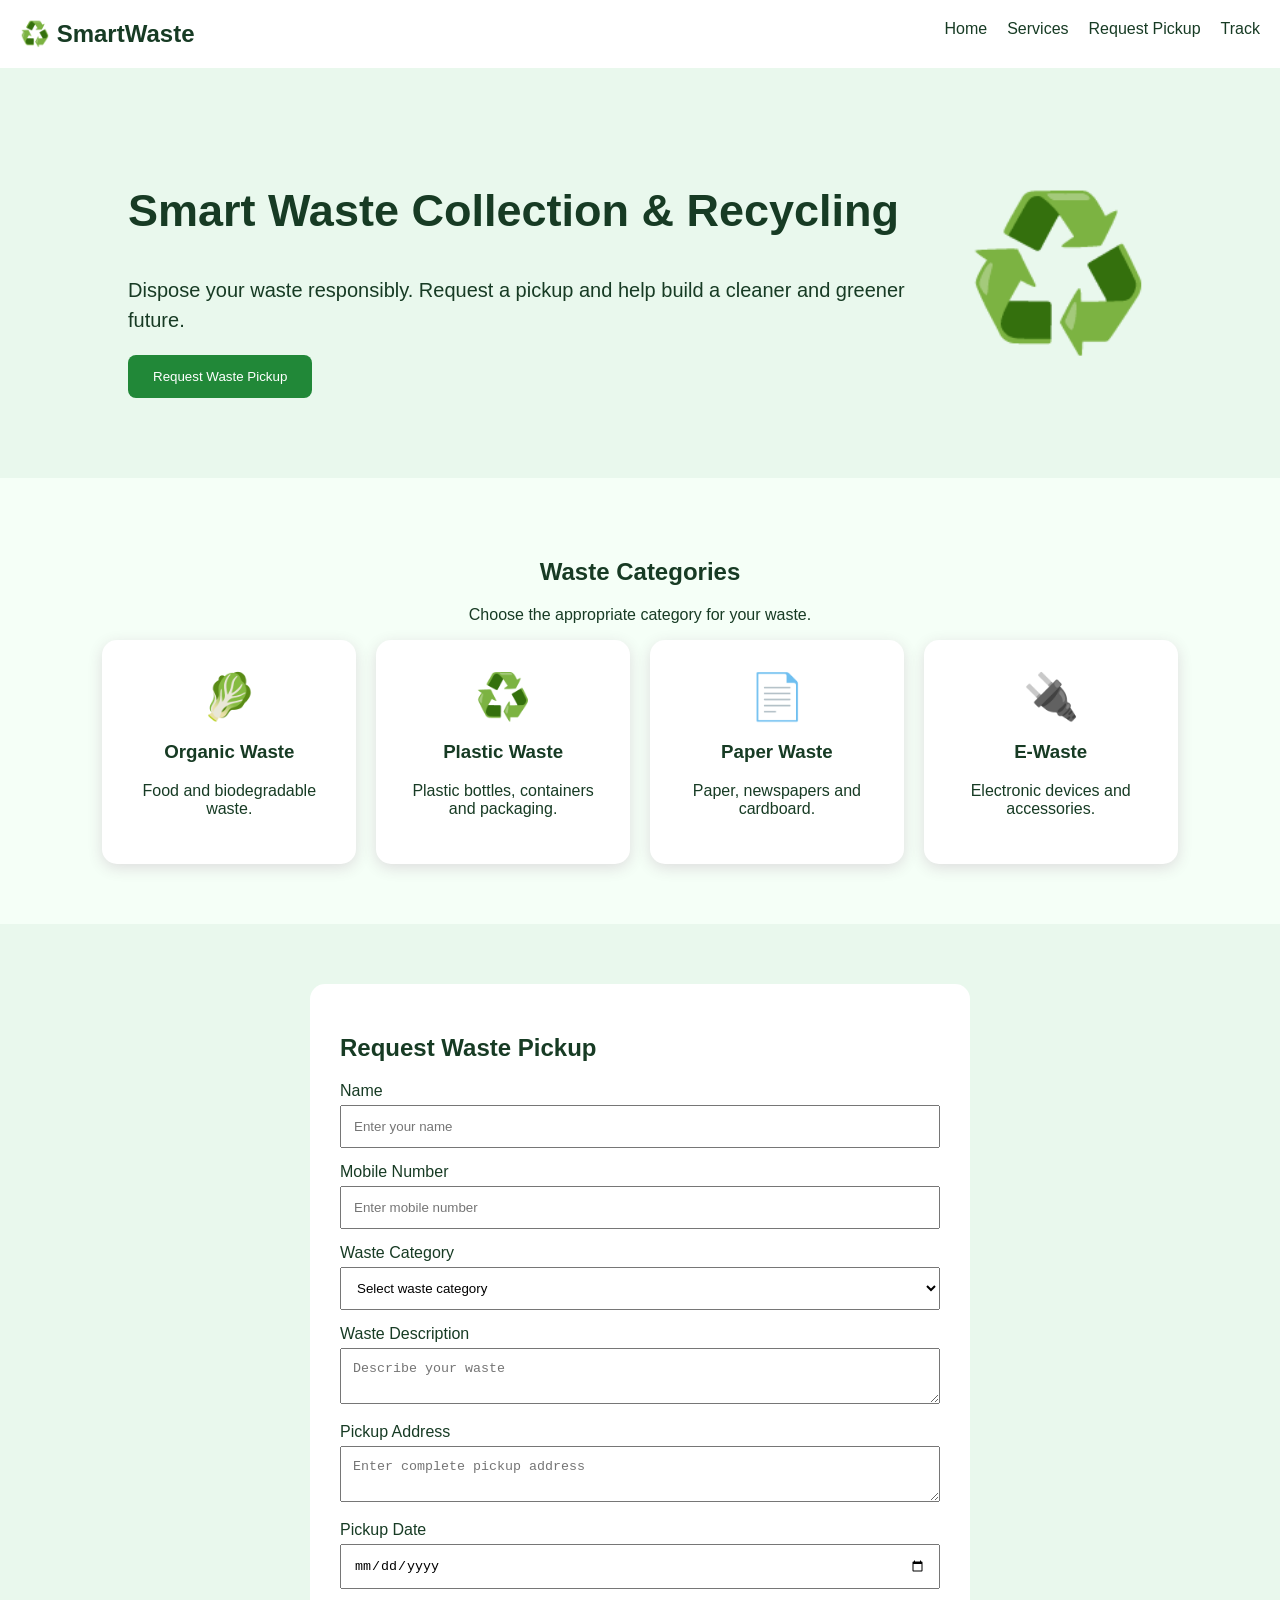
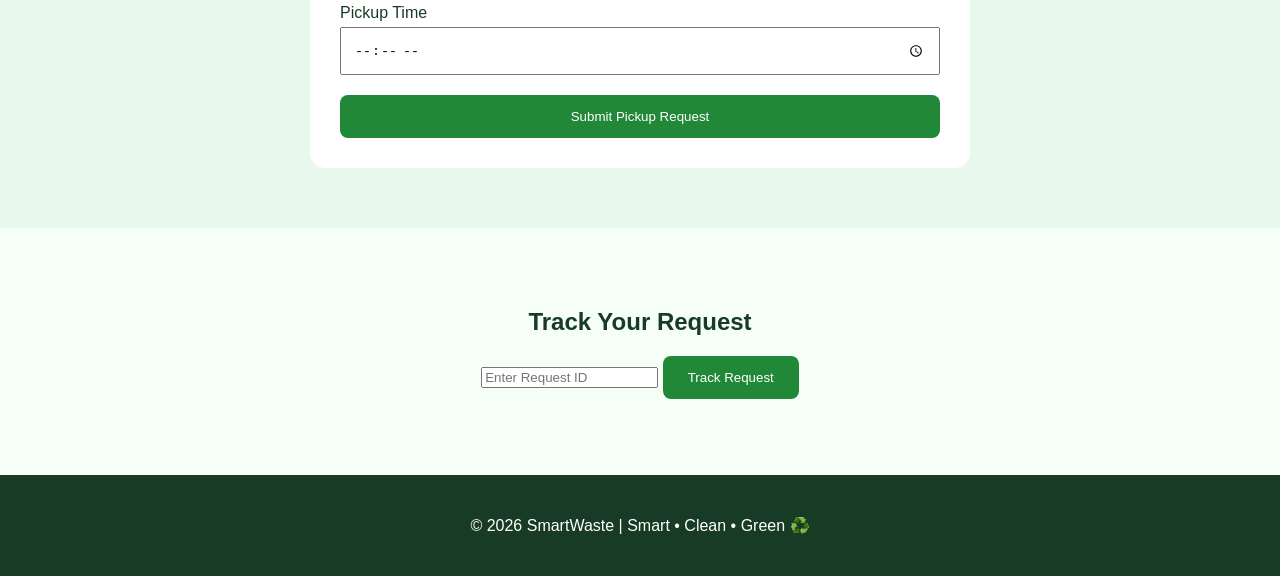
<file: index.html>
<!DOCTYPE html>
<html lang="en">

<head>
    <meta charset="UTF-8">
    <meta name="viewport" content="width=device-width, initial-scale=1.0">

    <title>Smart Waste Collection</title>

    <link rel="stylesheet" href="style.css">
</head>

<body>

    <!-- Navigation Bar -->
    <nav>
        <div class="logo">♻️ SmartWaste</div>

        <div class="nav-links">
            <a href="#home">Home</a>
            <a href="#services">Services</a>
            <a href="#request">Request Pickup</a>
            <a href="#track">Track</a>
        </div>
    </nav>


    <!-- Home Section -->
    <section id="home" class="hero">

        <div class="hero-text">

            <h1>
                Smart Waste Collection & Recycling
            </h1>

            <p>
                Dispose your waste responsibly.
                Request a pickup and help build a cleaner
                and greener future.
            </p>

            <button onclick="scrollToRequest()">
                Request Waste Pickup
            </button>

        </div>

        <div class="hero-icon">
            ♻️
        </div>

    </section>


    <!-- Waste Categories -->
    <section id="services" class="services">

        <h2>Waste Categories</h2>

        <p class="subtitle">
            Choose the appropriate category for your waste.
        </p>

        <div class="cards">

            <div class="card">
                <div>🥬</div>
                <h3>Organic Waste</h3>
                <p>Food and biodegradable waste.</p>
            </div>

            <div class="card">
                <div>♻️</div>
                <h3>Plastic Waste</h3>
                <p>Plastic bottles, containers and packaging.</p>
            </div>

            <div class="card">
                <div>📄</div>
                <h3>Paper Waste</h3>
                <p>Paper, newspapers and cardboard.</p>
            </div>

            <div class="card">
                <div>🔌</div>
                <h3>E-Waste</h3>
                <p>Electronic devices and accessories.</p>
            </div>

        </div>

    </section>


    <!-- Waste Pickup Request -->
    <section id="request" class="request-section">

        <div class="form-container">

            <h2>Request Waste Pickup</h2>

            <form id="wasteForm">

                <label>Name</label>

                <input
                    type="text"
                    id="name"
                    placeholder="Enter your name"
                    required
                >


                <label>Mobile Number</label>

                <input
                    type="tel"
                    id="mobile"
                    placeholder="Enter mobile number"
                    required
                >


                <label>Waste Category</label>

                <select id="wasteType" required>

                    <option value="">
                        Select waste category
                    </option>

                    <option>Organic Waste</option>

                    <option>Plastic Waste</option>

                    <option>Paper Waste</option>

                    <option>E-Waste</option>

                    <option>Other</option>

                </select>


                <label>Waste Description</label>

                <textarea
                    id="description"
                    placeholder="Describe your waste"
                ></textarea>


                <label>Pickup Address</label>

                <textarea
                    id="address"
                    placeholder="Enter complete pickup address"
                    required
                ></textarea>


                <label>Pickup Date</label>

                <input
                    type="date"
                    id="date"
                    required
                >


                <label>Pickup Time</label>

                <input
                    type="time"
                    id="time"
                    required
                >


                <button type="submit">
                    Submit Pickup Request
                </button>

            </form>


            <!-- Success Message -->
            <div id="successMessage"></div>


            <!-- Eco Points -->
            <div
                id="ecoPointsBox"
                style="
                    margin-top: 25px;
                    padding: 20px;
                    background: #e8f5e9;
                    border-radius: 12px;
                    text-align: center;
                    display: none;
                "
            >

                <h3>🌱 Eco Points Earned</h3>

                <p
                    style="
                        font-size: 30px;
                        font-weight: bold;
                        color: #2e7d32;
                    "
                >
                    <span id="ecoPoints">0</span> Points
                </p>

                <p>
                    Thank you for helping keep our environment clean! ♻️
                </p>

            </div>

        </div>

    </section>


    <!-- Track Request -->
    <section id="track" class="track-section">

        <h2>Track Your Request</h2>

        <div class="tracking-box">

            <input
                type="text"
                id="requestId"
                placeholder="Enter Request ID"
            >

            <button onclick="trackRequest()">
                Track Request
            </button>

            <p id="trackingResult"></p>

        </div>

    </section>


    <!-- Footer -->
    <footer>

        <p>
            © 2026 SmartWaste | Smart • Clean • Green ♻️
        </p>

    </footer>


    <script src="script.js"></script>

</body>

</html>
</file>
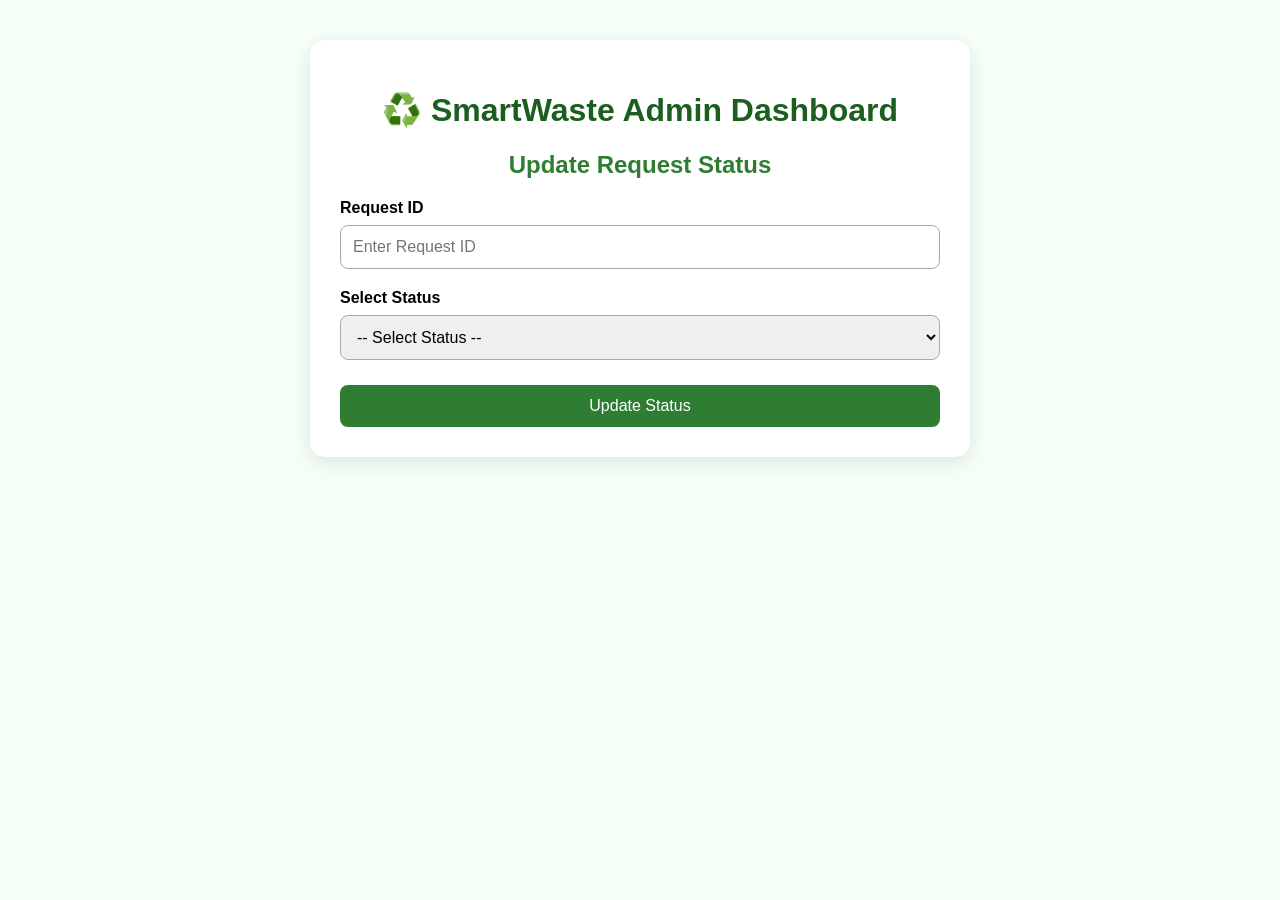
<file: admin.html>
<!DOCTYPE html>
<html lang="en">

<head>

    <meta charset="UTF-8">

    <meta name="viewport" content="width=device-width, initial-scale=1.0">

    <title>SmartWaste Admin Dashboard</title>

    <style>

        body {
            font-family: Arial, sans-serif;
            background-color: #f5fff7;
            margin: 0;
            padding: 40px;
        }

        .container {
            max-width: 600px;
            margin: auto;
            background: white;
            padding: 30px;
            border-radius: 15px;
            box-shadow: 0 5px 20px rgba(0,0,0,0.1);
        }

        h1 {
            text-align: center;
            color: #1b5e20;
        }

        h2 {
            text-align: center;
            color: #2e7d32;
        }

        label {
            display: block;
            margin-top: 20px;
            margin-bottom: 8px;
            font-weight: bold;
        }

        input,
        select {

            width: 100%;
            padding: 12px;
            font-size: 16px;
            box-sizing: border-box;
            border: 1px solid #aaa;
            border-radius: 8px;

        }

        button {

            width: 100%;
            margin-top: 25px;
            padding: 12px;
            background-color: #2e7d32;
            color: white;
            border: none;
            border-radius: 8px;
            font-size: 16px;
            cursor: pointer;

        }

        button:hover {
            background-color: #1b5e20;
        }

        #result {

            margin-top: 20px;
            padding: 15px;
            background-color: #e8f5e9;
            border-radius: 8px;
            display: none;

        }

    </style>

</head>


<body>

    <div class="container">

        <h1>♻️ SmartWaste Admin Dashboard</h1>

        <h2>Update Request Status</h2>


        <label>Request ID</label>

        <input
            type="text"
            id="requestId"
            placeholder="Enter Request ID"
        >


        <label>Select Status</label>

        <select id="status">

            <option value="">-- Select Status --</option>

            <option value="Pending">Pending</option>

            <option value="Approved">Approved</option>

            <option value="Collected">Collected</option>

            <option value="Completed">Completed</option>

            <option value="Rejected">Rejected</option>

        </select>


        <button onclick="updateStatus()">
            Update Status
        </button>


        <div id="result"></div>

    </div>


    <script>

        function updateStatus() {

            var requestId =
                document.getElementById("requestId").value.trim();

            var status =
                document.getElementById("status").value;

            var result =
                document.getElementById("result");


            if (requestId === "") {

                result.style.display = "block";

                result.innerHTML =
                    "Please enter Request ID.";

                return;

            }


            if (status === "") {

                result.style.display = "block";

                result.innerHTML =
                    "Please select Status.";

                return;

            }


            // Save status
            localStorage.setItem(
                "status_" + requestId,
                status
            );


            result.style.display = "block";

            result.innerHTML =
                "✅ Status Updated Successfully!<br><br>" +
                "<b>Request ID:</b> " + requestId +
                "<br><br>" +
                "<b>Status:</b> " + status;

        }

    </script>

</body>

</html>
</file>
<file: style.css>
body {
    margin: 0;
    font-family: Arial, sans-serif;
    background: #f5fff7;
    color: #173b24;
}

nav {
    padding: 20px;
    background: white;
    display: flex;
    justify-content: space-between;
}

.logo {
    font-size: 24px;
    font-weight: bold;
}

.nav-links {
    display: flex;
    gap: 20px;
}

.nav-links a {
    text-decoration: none;
    color: #173b24;
}

.hero {
    padding: 80px 10%;
    background: #e9f8ed;
    display: flex;
    justify-content: space-between;
    align-items: center;
}

.hero h1 {
    font-size: 45px;
}

.hero p {
    font-size: 20px;
    line-height: 1.5;
}

button {
    padding: 14px 25px;
    background: #218838;
    color: white;
    border: none;
    border-radius: 8px;
    cursor: pointer;
}

.hero-icon {
    font-size: 150px;
}

.services {
    padding: 60px 8%;
    text-align: center;
}

.cards {
    display: grid;
    grid-template-columns: repeat(4, 1fr);
    gap: 20px;
}

.card {
    background: white;
    padding: 30px;
    border-radius: 15px;
    box-shadow: 0 4px 15px #ddd;
}

.card div {
    font-size: 45px;
}

.request-section {
    padding: 60px 20px;
    background: #e9f8ed;
}

.form-container {
    max-width: 600px;
    margin: auto;
    background: white;
    padding: 30px;
    border-radius: 15px;
}

form label {
    display: block;
    margin-top: 15px;
}

form input,
form select,
form textarea {
    width: 100%;
    padding: 12px;
    margin-top: 5px;
    box-sizing: border-box;
}

form button {
    width: 100%;
    margin-top: 20px;
}

.track-section {
    padding: 60px;
    text-align: center;
}

footer {
    padding: 25px;
    background: #173b24;
    color: white;
    text-align: center;
}
</file>
